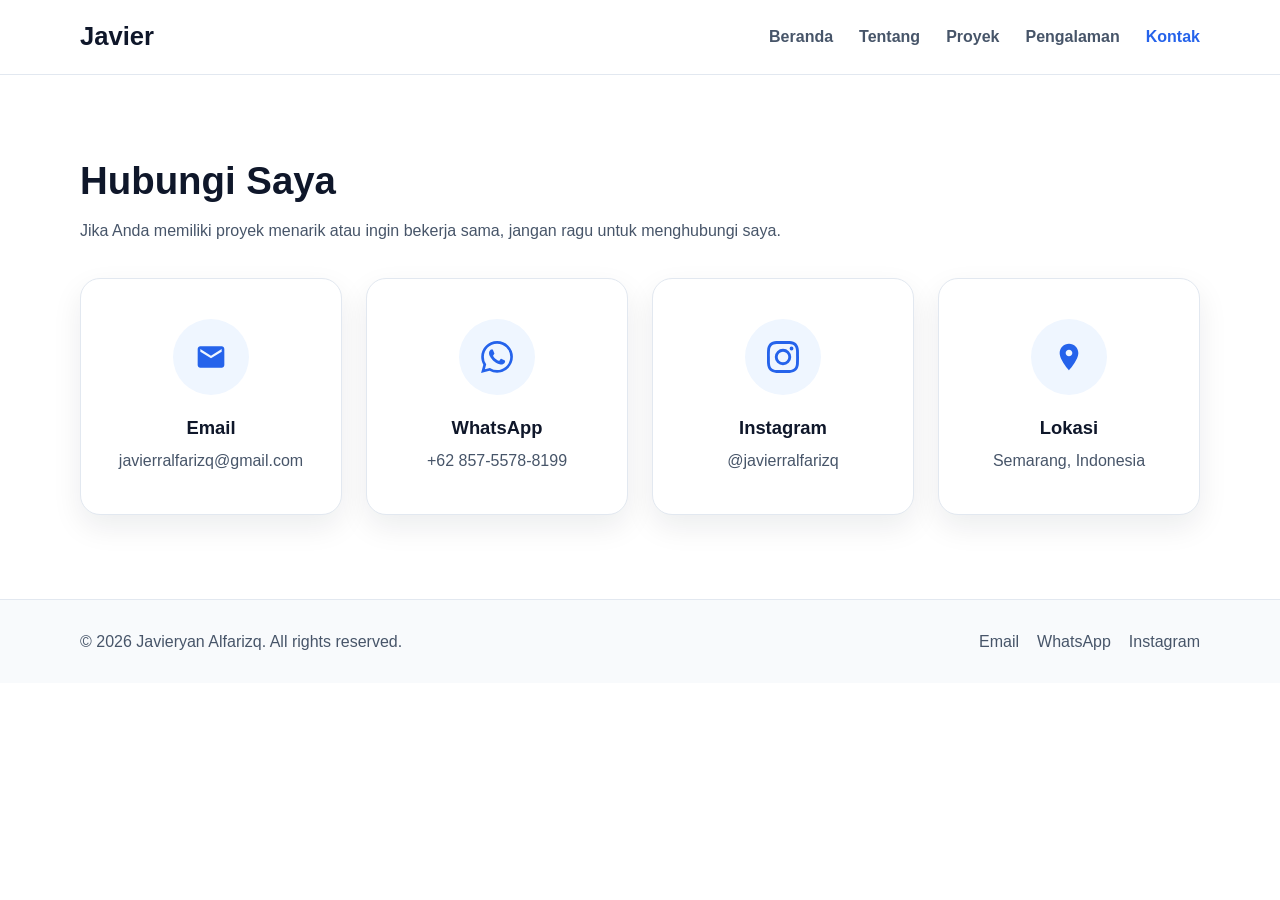
<file: contact.html>
<!DOCTYPE html>
<html lang="id">
<head>
  <meta charset="UTF-8" />
  <meta name="viewport" content="width=device-width, initial-scale=1.0" />

  <title>Kontak — Javieryan Alfarizq</title>

  <meta
    name="description"
    content="Hubungi Javieryan Alfarizq untuk proyek UI/UX dan peluang kerja sama."
  />

  <link rel="icon" href="favicon.svg" type="image/svg+xml" />
  <link rel="stylesheet" href="css/style.css" />
  <script src="js/main.js" defer></script>
</head>
<body>

  <!-- Header -->
  <header class="header">
    <div class="container nav">
      <a class="brand" href="index.html">Javier</a>

      <button
        id="menu-toggle"
        class="menu-toggle"
        aria-label="Buka menu"
        aria-expanded="false"
      >
        ☰
      </button>

      <nav aria-label="Navigasi utama">
        <ul id="nav-links" class="nav-links">
          <li><a class="nav-link" href="index.html">Beranda</a></li>
          <li><a class="nav-link" href="about.html">Tentang</a></li>
         <li><a class="nav-link"  href="projects.html">Proyek</a></li>
          <li><a class="nav-link" href="experience.html">Pengalaman</a></li>
          <li><a class="nav-link active" aria-current="page" href="contact.html">Kontak</a></li>
        </ul>
      </nav>
    </div>
  </header>

  <main>
<!-- CTA Kontak -->
    <section id="kontak" class="section reveal">
      <div class="container">
        <div class="section-head">
          
          <h2>Hubungi Saya</h2>
          <p>
            Jika Anda memiliki proyek menarik atau ingin bekerja sama, jangan
            ragu untuk menghubungi saya.
          </p>
        </div>

        
        <div class="contact-grid">

          <!-- Email -->
          <a class="contact-card" href="mailto:javierralfarizq@gmail.com">
            <div class="contact-icon">
              <svg viewBox="0 0 24 24" xmlns="http://www.w3.org/2000/svg">
                <path d="M20 4H4c-1.1 0-1.99.9-1.99 2L2 18c0 1.1.9 2 2 2h16c1.1 0 2-.9 2-2V6c0-1.1-.9-2-2-2zm0 4-8 5-8-5V6l8 5 8-5v2z"/>
              </svg>
            </div>
            <h3>Email</h3>
            <p>javierralfarizq@gmail.com</p>
          </a>

          <!-- WhatsApp -->
          <a
            class="contact-card"
            href="https://wa.me/6285755788199"
            target="_blank"
            rel="noopener"
          >
            <div class="contact-icon">
              <svg viewBox="0 0 24 24" xmlns="http://www.w3.org/2000/svg">
                <path d="M17.472 14.382c-.297-.149-1.758-.867-2.03-.967-.273-.099-.471-.148-.67.15-.197.297-.767.966-.94 1.164-.173.199-.347.223-.644.075-.297-.15-1.255-.463-2.39-1.475-.883-.788-1.48-1.761-1.653-2.059-.173-.297-.018-.458.13-.606.134-.133.297-.347.446-.52.149-.174.198-.298.298-.497.099-.198.05-.371-.025-.52-.075-.149-.669-1.612-.916-2.207-.242-.579-.487-.5-.669-.51-.173-.008-.371-.01-.57-.01-.198 0-.52.074-.792.372-.272.297-1.04 1.016-1.04 2.479 0 1.462 1.065 2.875 1.213 3.074.149.198 2.096 3.2 5.077 4.487.709.306 1.262.489 1.694.625.712.227 1.36.195 1.871.118.571-.085 1.758-.719 2.006-1.413.248-.694.248-1.289.173-1.413-.074-.124-.272-.198-.57-.347m-5.421 7.403h-.004a9.87 9.87 0 01-5.031-1.378l-.361-.214-3.741.982.998-3.648-.235-.374a9.86 9.86 0 01-1.51-5.26c.001-5.45 4.436-9.884 9.888-9.884 2.64 0 5.122 1.03 6.988 2.898a9.825 9.825 0 012.893 6.994c-.003 5.45-4.437 9.884-9.885 9.884m8.413-18.297A11.815 11.815 0 0012.05 0C5.495 0 .16 5.335.157 11.892c0 2.096.547 4.142 1.588 5.945L.057 24l6.305-1.654a11.882 11.882 0 005.683 1.448h.005c6.554 0 11.89-5.335 11.893-11.893a11.821 11.821 0 00-3.48-8.413z"/>
              </svg>
            </div>
            <h3>WhatsApp</h3>
            <p>+62 857-5578-8199</p>
          </a>

          <!-- Instagram -->
          <a
            class="contact-card"
            href="https://instagram.com/javierralfarizq"
            target="_blank"
            rel="noopener"
          >
            <div class="contact-icon">
              <svg viewBox="0 0 24 24" xmlns="http://www.w3.org/2000/svg">
                <path d="M12 2.163c3.204 0 3.584.012 4.85.07 3.252.148 4.771 1.691 4.919 4.919.058 1.265.069 1.645.069 4.849 0 3.205-.012 3.584-.069 4.849-.149 3.225-1.664 4.771-4.919 4.919-1.266.058-1.644.07-4.85.07-3.204 0-3.584-.012-4.849-.07-3.26-.149-4.771-1.699-4.919-4.92-.058-1.265-.07-1.644-.07-4.849 0-3.204.013-3.583.07-4.849.149-3.227 1.664-4.771 4.919-4.919 1.266-.057 1.645-.069 4.849-.069zm0-2.163c-3.259 0-3.667.014-4.947.072-4.358.2-6.78 2.618-6.98 6.98-.059 1.281-.073 1.689-.073 4.948 0 3.259.014 3.668.072 4.948.2 4.358 2.618 6.78 6.98 6.98 1.281.058 1.689.072 4.948.072 3.259 0 3.668-.014 4.948-.072 4.354-.2 6.782-2.618 6.979-6.98.059-1.28.073-1.689.073-4.948 0-3.259-.014-3.667-.072-4.947-.196-4.354-2.617-6.78-6.979-6.98-1.281-.059-1.69-.073-4.949-.073zm0 5.838a6.162 6.162 0 100 12.324 6.162 6.162 0 000-12.324zm0 10.162a4 4 0 110-8 4 4 0 010 8zm6.406-11.845a1.44 1.44 0 100 2.881 1.44 1.44 0 000-2.881z"/>
              </svg>
            </div>
            <h3>Instagram</h3>
            <p>@javierralfarizq</p>
          </a>

          <!-- Lokasi (tidak bisa diklik) -->
          <div class="contact-card contact-static">
            <div class="contact-icon">
              <svg viewBox="0 0 24 24" xmlns="http://www.w3.org/2000/svg">
                <path d="M12 2C8.13 2 5 5.13 5 9c0 5.25 7 13 7 13s7-7.75 7-13c0-3.87-3.13-7-7-7zm0 9.5c-1.38 0-2.5-1.12-2.5-2.5s1.12-2.5 2.5-2.5 2.5 1.12 2.5 2.5-1.12 2.5-2.5 2.5z"/>
              </svg>
            </div>
            <h3>Lokasi</h3>
            <p>Semarang, Indonesia</p>
          </div>

        </div>
      </div>
    </section>

  <!-- Footer -->
  <footer class="footer">
    <div class="container footer-inner">
      <p>© <span id="year"></span> Javieryan Alfarizq. All rights reserved.</p>

      <div class="footer-links">
        <a href="mailto:javierralfarizq@gmail.com">Email</a>
        <a href="https://wa.me/6285755788199" target="_blank" rel="noopener">
          WhatsApp
        </a>
        <a href="https://instagram.com/javierralfarizq" target="_blank" rel="noopener">
          Instagram
        </a>
      </div>
    </div>
  </footer>

</body>
</html>
</file>
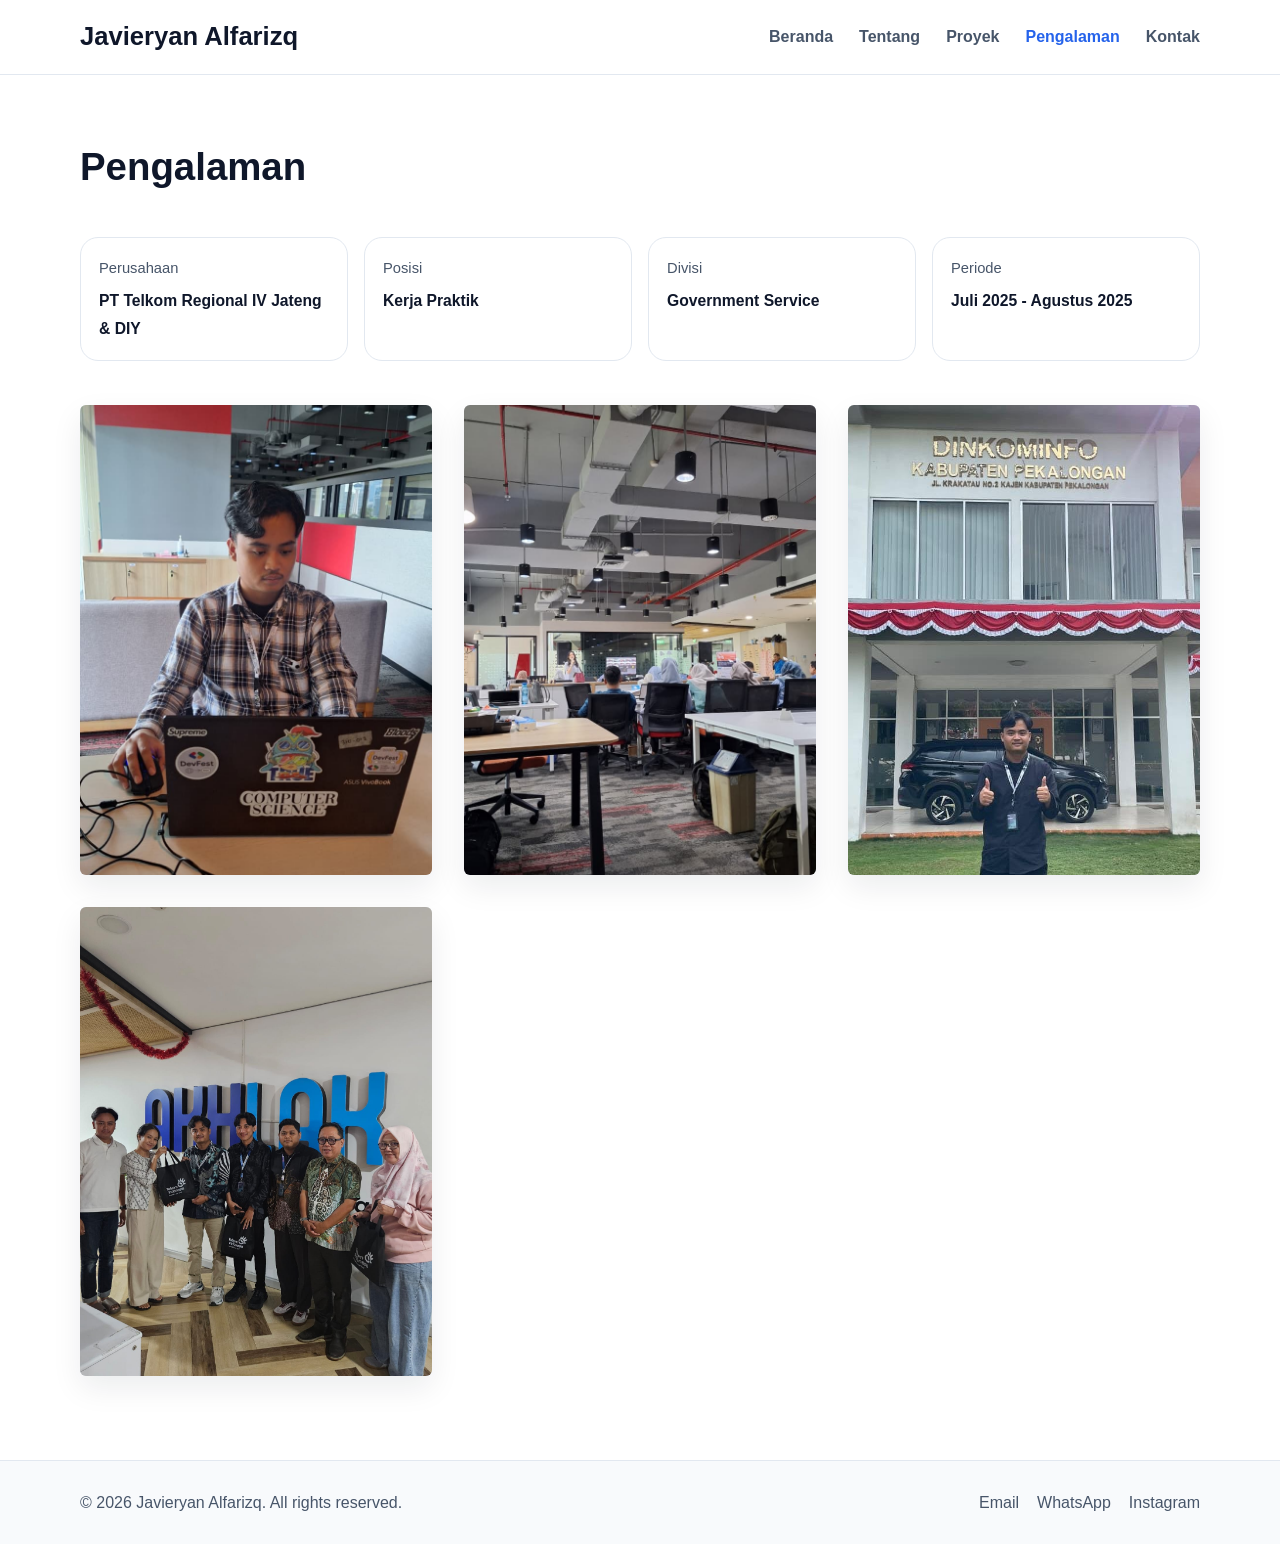
<file: experience.html>
<!DOCTYPE html>
<html lang="id">
<head>
  <meta charset="UTF-8" />
  <meta name="viewport" content="width=device-width, initial-scale=1.0" />

  <title>Pengalaman — Javieryan Alfarizq</title>

  <meta
    name="description"
    content="Pengalaman magang Javieryan Alfarizq di PT Telkom Regional IV Jateng & DIY, divisi Government Service."
  />

  <link rel="icon" href="favicon.svg" type="image/svg+xml" />
  <link rel="stylesheet" href="css/style.css" />
  <script src="js/main.js" defer></script>
</head>
<body>

  <!-- Header -->
  <header class="header">
    <div class="container nav">
      <a class="brand" href="index.html">Javieryan Alfarizq</a>

      <button
        id="menu-toggle"
        class="menu-toggle"
        aria-label="Buka menu"
        aria-expanded="false"
      >
        ☰
      </button>

      <nav aria-label="Navigasi utama">
        <ul id="nav-links" class="nav-links">
          <li><a class="nav-link" href="index.html">Beranda</a></li>
          <li><a class="nav-link" href="about.html">Tentang</a></li>
         <li><a class="nav-link"  href="projects.html">Proyek</a></li>
          <li><a class="nav-link active" aria-current="page" href="experience.html">Pengalaman</a></li>
          <li><a class="nav-link" href="contact.html">Kontak</a></li>
        </ul>
      </nav>
    </div>
  </header>

  <main>

    <!-- Page Hero -->
    <section class="detail-hero reveal">
      <div class="container">
        <h2>Pengalaman</h2>
      </div>
    </section>

    <!-- Galeri pengalaman -->
    <section class="section reveal">
      <div class="container xp-wrap">

        <div class="detail-meta">
          <div class="meta-box">
            <span>Perusahaan</span>
            <strong>PT Telkom Regional IV Jateng & DIY</strong>
          </div>
          <div class="meta-box">
            <span>Posisi</span>
            <strong>Kerja Praktik</strong>
          </div>
          <div class="meta-box">
            <span>Divisi</span>
            <strong>Government Service</strong>
          </div>
          <div class="meta-box">
            <span>Periode</span>
            <strong>Juli 2025 - Agustus 2025</strong>
          </div>
        </div>

        <div class="xp-grid">

         

          <figure class="xp-item">
            <img src="assets/images/profile/Magang1.jpeg" alt="Javieryan mereview dokumen kerja" />
            <div class="xp-overlay">
              <h3>Pengumpulan dan Pengelolaan Data - Juli 2025</h3>
              <p>Melakukan pengumpulan dan pengelolaan data instansi pemerintah daerah</p>
            </div>
          </figure>

          <figure class="xp-item">
            <img src="assets/images/profile/magang5.jpeg" alt="Koordinasi dengan tim divisi" />
            <div class="xp-overlay">
              <h3>Koordinasi Dengan Tim - Juli 2025</h3>
              <p>Berkoordinasi mendukung kegiatan operasional divisi</p>
            </div>
          </figure>

          <figure class="xp-item">
            <img src="assets/images/profile/magang3.jpeg" alt="Kunjungan kerja ke Dinkominfo Pekalongan" />
            <div class="xp-overlay">
              <h3>Kunjungan Kerja - Agustus 2025</h3>
              <p>Mendampingi mentor kunjungan kerja ke Dinkominfo Kabupaten Pekalongan</p>
            </div>
          </figure>

         

          <figure class="xp-item">
            <img src="assets/images/profile/magang4.jpeg" alt="Foto bersama karyawan divisi Government Service" />
            <div class="xp-overlay">
              <h3>Akhir Kerja Praktik - Agustus 2025</h3>
              <p>Proses berakhirnya kerja praktik serta pemberian sertifikat</p>
            </div>
          </figure>

        </div>

      </div>
    </section>

  </main>

  <!-- Footer -->
  <footer class="footer">
    <div class="container footer-inner">
      <p>© <span id="year"></span> Javieryan Alfarizq. All rights reserved.</p>
      <div class="footer-links">
        <a href="mailto:javierralfarizq@gmail.com">Email</a>
        <a href="https://wa.me/6285755788199" target="_blank" rel="noopener">WhatsApp</a>
        <a href="https://instagram.com/javierralfarizq" target="_blank" rel="noopener">Instagram</a>
      </div>
    </div>
  </footer>

</body>
</html>
</file>
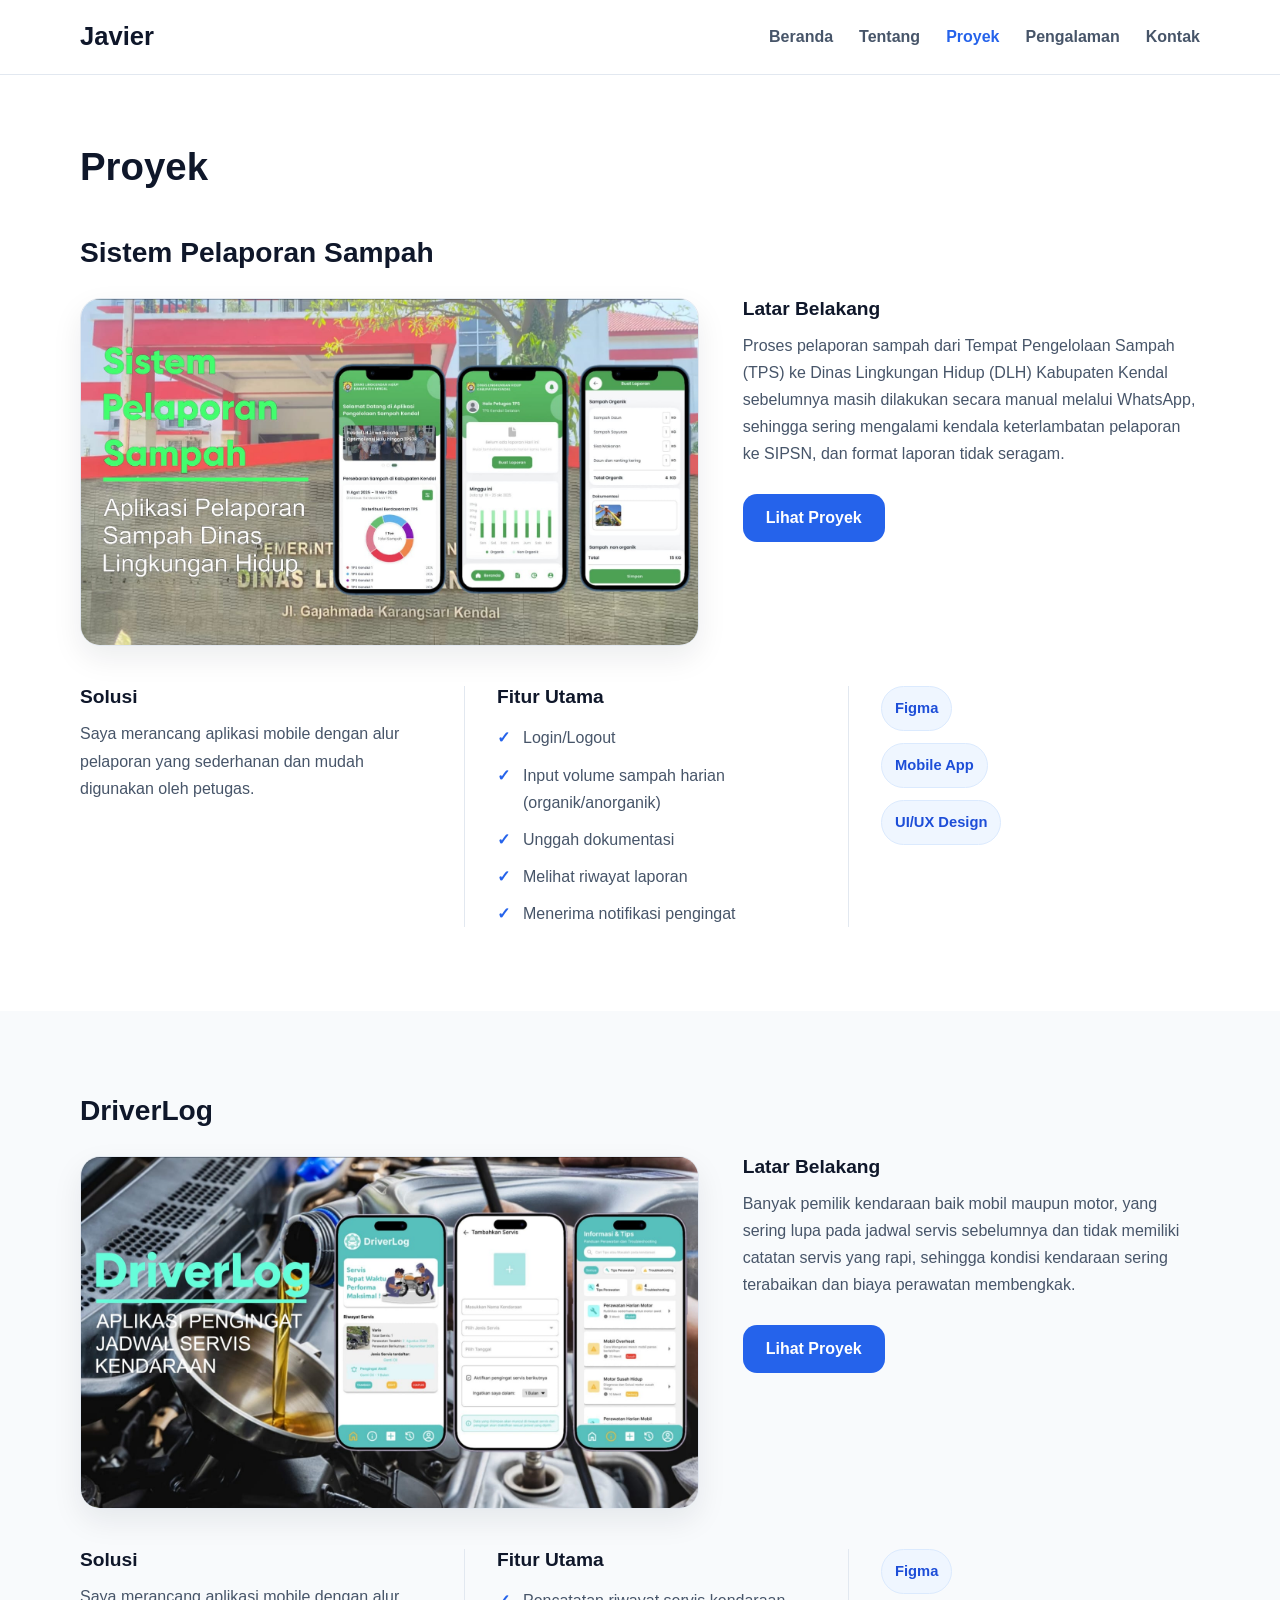
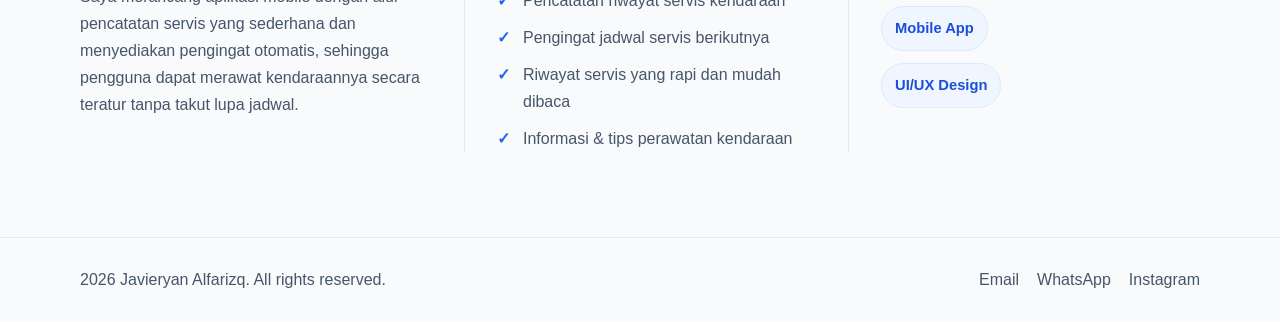
<file: projects.html>
<!DOCTYPE html>
<html lang="id">
<head>
  <meta charset="UTF-8" />
  <meta name="viewport" content="width=device-width, initial-scale=1.0" />

  <title>Proyek — Javieryan Alfarizq</title>

  <meta
    name="description"
    content="Daftar proyek UI/UX Javieryan Alfarizq: Sistem Pelaporan Sampah dan DriverLog."
  />

  <link rel="icon" href="favicon.svg" type="image/svg+xml" />
  <link rel="stylesheet" href="css/style.css" />
  <script src="js/main.js" defer></script>
</head>
<body>

  <!-- Header -->
  <header class="header">
    <div class="container nav">
      <a class="brand" href="index.html">Javier</a>

      <button
        id="menu-toggle"
        class="menu-toggle"
        aria-label="Buka menu"
        aria-expanded="false"
      >
        ☰
      </button>

      <nav aria-label="Navigasi utama">
        <ul id="nav-links" class="nav-links">
          <li><a class="nav-link" href="index.html">Beranda</a></li>
          <li><a class="nav-link" href="about.html">Tentang</a></li>
          <li><a class="nav-link active" aria-current="page" href="projects.html">Proyek</a></li>
          <li><a class="nav-link" href="experience.html">Pengalaman</a></li>
          <li><a class="nav-link" href="contact.html">Kontak</a></li>
        </ul>
      </nav>
    </div>
  </header>

  <main>

    <!-- Page Hero -->
    <section class="detail-hero reveal">
      <div class="container">
        
        <h2>Proyek</h2>
      
      </div>
    </section>

        <!-- PROYEK 1: SISTEM PELAPORAN SAMPAH -->
    <section id="sampah" class="section proj-detail reveal">
      <div class="container">

        <h2>Sistem Pelaporan Sampah</h2>

                     <div class="proj-body">

          <!-- kiri: gambar -->
          <div class="proj-media">
            <img
              src="assets/images/profile/DLH.jpeg"
              alt="Desain aplikasi Sistem Pelaporan Sampah"
            />
          </div>

          <!-- kanan: latar belakang + tombol -->
          <div class="proj-right">
            <h3>Latar Belakang</h3>
            <p class="proj-desc">
              Proses pelaporan sampah dari Tempat Pengelolaan Sampah (TPS) ke
              Dinas Lingkungan Hidup (DLH) Kabupaten Kendal sebelumnya masih
              dilakukan secara manual melalui WhatsApp, sehingga sering mengalami
              kendala keterlambatan pelaporan ke SIPSN, dan format laporan tidak
              seragam.
            </p>
            <div class="btn-row">
              <a
                class="btn btn-primary"
                href="https://www.figma.com/design/Iq67NjiU9FTZei2RstonZl/UI-UX_TPS_Kendal?node-id=2172-1166&t=01um31xSlwjTn0w2-1"
                target="_blank"
                rel="noopener"
              >
                Lihat Proyek
              </a>
            </div>
          </div>

          <!-- bawah: solusi | fitur | tools -->
          <div class="proj-bottom">

            <div class="proj-col">
              <h3>Solusi</h3>
              <p>
                Saya merancang aplikasi mobile dengan alur pelaporan yang
                sederhanan dan mudah digunakan oleh petugas.
              </p>
            </div>

            <div class="proj-col">
              <h3>Fitur Utama</h3>
              <ul class="list-check">
                <li>Login/Logout</li>
                <li>Input volume sampah harian (organik/anorganik)</li>
                <li>Unggah dokumentasi</li>
                <li>Melihat riwayat laporan</li>
                <li>Menerima notifikasi pengingat</li>
              </ul>
            </div>

            <div class="proj-col">
              <div class="badges badges-col">
                <span class="badge">Figma</span>
                <span class="badge">Mobile App</span>
                <span class="badge">UI/UX Design</span>
              </div>
            </div>

          </div>

        </div>
    </section>

        <!-- PROYEK 2: DRIVERLOG -->
    <section id="driverlog" class="section alt proj-detail reveal">
      <div class="container">

        <h2>DriverLog</h2>

                        <div class="proj-body">

          <!-- kiri: gambar -->
          <div class="proj-media">
            <img
              src="assets/images/profile/driverlog.jpeg"
              alt="Desain aplikasi DriverLog"
            />
          </div>

          <!-- kanan: latar belakang + tombol -->
          <div class="proj-right">
            <h3>Latar Belakang</h3>
            <p class="proj-desc">
              Banyak pemilik kendaraan baik mobil maupun motor, yang sering lupa pada jadwal servis sebelumnya
              dan tidak memiliki catatan servis yang rapi, sehingga kondisi kendaraan sering
              terabaikan dan biaya perawatan membengkak.
            </p>
            <div class="btn-row">
              <a 
              class="btn btn-primary" 
              href="https://www.figma.com/design/B9IjA9V1pa1jjVlIxVSVms/DriverLog?node-id=0-1&t=U25xsW6vCRwNupAX-1" target="_blank"
                rel="noopener"
                >
                Lihat Proyek
              </a>
            </div>
          </div>

              <!-- bawah: solusi | fitur | tools -->
          <div class="proj-bottom">

            <div class="proj-col">
              <h3>Solusi</h3>
              <p>
                Saya merancang aplikasi mobile dengan alur pencatatan servis yang sederhana dan menyediakan
                pengingat otomatis, sehingga pengguna dapat merawat kendaraannya
                secara teratur tanpa takut lupa jadwal.
              </p>
            </div>

            <div class="proj-col">
              <h3>Fitur Utama</h3>
              <ul class="list-check">
                <li>Pencatatan riwayat servis kendaraan</li>
                <li>Pengingat jadwal servis berikutnya</li>
                <li>Riwayat servis yang rapi dan mudah dibaca</li>
                <li>Informasi & tips perawatan kendaraan</li>
              </ul>
            </div>

            <div class="proj-col">
              <div class="badges badges-col">
                <span class="badge">Figma</span>
                <span class="badge">Mobile App</span>
                <span class="badge">UI/UX Design</span>
              </div>
            </div>

          </div>

        </div>
    </section>

  </main>

  <!-- Footer -->
  <footer class="footer">
    <div class="container footer-inner">
      <p> <span id="year"></span> Javieryan Alfarizq. All rights reserved.</p>
      <div class="footer-links">
        <a href="mailto:javierralfarizq@gmail.com">Email</a>
        <a href="https://wa.me/6285755788199" target="_blank" rel="noopener">WhatsApp</a>
        <a href="https://instagram.com/javierralfarizq" target="_blank" rel="noopener">Instagram</a>
      </div>
    </div>
  </footer>

</body>
</html>
</file>
<file: css/style.css>
/* =========================================
   PORTFOLIO JAVIERYAN ALFARIZQ
   Static Multipage Portfolio
========================================= */

:root {
  --bg: #ffffff;
  --surface: #f8fafc;
  --text: #0f172a;
  --muted: #475569;
  --border: #e2e8f0;
  --primary: #2563eb;
  --primary-dark: #1d4ed8;
  --primary-light: #eff6ff;
  --white: #ffffff;
  --shadow: 0 12px 30px rgba(15, 23, 42, 0.08);
  --radius: 20px;
}

* {
  margin: 0;
  padding: 0;
  box-sizing: border-box;
}

html {
  scroll-behavior: smooth;
}

body {
  font-family: "Segoe UI", Arial, Helvetica, sans-serif;
  background: var(--bg);
  color: var(--text);
  line-height: 1.7;
}

img {
  max-width: 100%;
  display: block;
}

a {
  text-decoration: none;
  color: inherit;
}

ul {
  list-style: none;
}

.container {
  width: min(1120px, 92%);
  margin-inline: auto;
}

.section {
  padding: 84px 0;
  scroll-margin-top: 95px;
}

.section.alt {
  background: var(--surface);
}

.section-head {
  max-width: 760px;
  margin-bottom: 34px;
}

.eyebrow {
  color: #6f6f6f;
  font-weight: 400;
  text-transform: uppercase;
  letter-spacing: 0.12em;
  font-size: 1.01rem;
  margin-bottom: 10px;
}

h1,
h2,
h3 {
  line-height: 1.15;
}

h1 {
  font-size: clamp(2.3rem, 5vw, 4.2rem);
  margin-bottom: 18px;
}

h2 {
  font-size: clamp(1.8rem, 3vw, 2.6rem);
  margin-bottom: 14px;
}

h3 {
  font-size: 1.15rem;
  margin-bottom: 10px;
}

p {
  color: var(--muted);
}

.muted {
  color: var(--muted);
}

/* ===== SERTIFIKAT (BERANDA) ===== */
.cert-title {
  margin-bottom: 40px;
}

.cert-grid {
  display: grid;
  grid-template-columns: repeat(3, minmax(0, 1fr));
  gap: 24px;
}

.cert-card {
  background: var(--white);
  border: 1px solid var(--border);
  box-shadow: var(--shadow);
}

.cert-media {
  overflow: hidden;
  cursor: pointer;
  aspect-ratio: 4 / 3;
  background: #e2e8f0;
}

.cert-media img {
  width: 100%;
  height: 100%;
  object-fit: cover;
  transition: transform 0.45s ease;
}

.edu-campus {
  font-size: 1.6rem;
}

/* rapatkan konten ke judul halaman */
.detail-hero + .proj-detail,
.detail-hero + .section {
  padding-top: 24px;
}

/* hilangkan margin ekstra kotak info di halaman pengalaman */
.xp-wrap .detail-meta {
  margin-top: 0;
}

/* hover: zoom seperti pengalaman & proyek */
.cert-media:hover img {
  transform: scale(1.06);
}

.cert-caption {
  padding: 20px 24px 24px;
}

.cert-date {
  color: var(--primary);
  font-weight: 800;
  text-transform: uppercase;
  letter-spacing: 0.08em;
  font-size: 0.85rem;
  margin-bottom: 8px;
}

.cert-caption h3 {
  font-size: 1.15rem;
  margin-bottom: 8px;
}

.cert-meta {
  color: var(--muted);
}

/* ===== MODAL / LIGHTBOX ===== */
.cert-modal {
  position: fixed;
  inset: 0;
  background: rgba(15, 23, 42, 0.78);
  display: none;
  align-items: center;
  justify-content: center;
  padding: 24px;
  z-index: 2000;
}

.cert-modal.open {
  display: flex;
}

.cert-modal-box {
  position: relative;
  background: #ffffff;
  padding: 24px;
  max-width: 960px;
  width: 100%;
  max-height: 90vh;
  overflow: auto;
}

.cert-modal-box img {
  width: 100%;
  height: auto;
  display: block;
}

.cert-modal-box p {
  margin-top: 14px;
  font-weight: 700;
  color: var(--text);
}

.cert-modal-close {
  position: absolute;
  top: 12px;
  right: 12px;
  width: 44px;
  height: 44px;
  background: #111827;
  color: #ffffff;
  border: none;
  cursor: pointer;
  font-size: 1.1rem;
  z-index: 1;
}

/* Header */
.header {
  position: sticky;
  top: 0;
  z-index: 1000;
  background: rgba(255, 255, 255, 0.92);
  backdrop-filter: blur(12px);
  border-bottom: 1px solid var(--border);
}

.nav {
  display: flex;
  align-items: center;
  justify-content: space-between;
  min-height: 74px;
  position: relative;
}

.brand {
  font-weight: 700;
  font-size: clamp(1rem, 2vw, 4rem);
}

.nav-links {
  display: flex;
  align-items: center;
  gap: 26px;
}

.nav-link {
  color: var(--muted);
  font-weight: 600;
}

.nav-link:hover,
.nav-link.active {
  color: var(--text);
}

.nav-link.active {
  color: var(--primary);
}

.menu-toggle {
  display: none;
  background: var(--white);
  border: 1px solid var(--border);
  border-radius: 10px;
  width: 44px;
  height: 44px;
  font-size: 1.2rem;
  cursor: pointer;
}

.edu-text p {
  margin-bottom: 6px;
}

.edu-photo {
  display: flex;
  justify-content: flex-end;
}

.edu-photo img {
  width: 100%;
  max-width: 280px;
  height: auto;
  object-fit: contain;
}

/* ===== HERO ===== */
.hero {
  background: linear-gradient(180deg, #ffffff 0%, #ffffff 100%);
  border-bottom: 1px solid var(--border);
}

.hero-grid {
  display: grid;
  grid-template-columns: minmax(0, 1fr) clamp(300px, 36%, 540px);
  align-items: stretch;
  min-height: 640px;
}

.hero-left {
  display: flex;
  align-items: center;
  padding: 72px 32px 72px max(4%, calc((100% - 1120px) / 2));
}

.hero-inner {
  max-width: 720px;
}

.hero-role {
  font-size: clamp(1.15rem, 2vw, 1.5rem);
  font-weight: 700;
  color: var(--text);
  margin-bottom: 18px;
}

/* ===== TENTANG (BERANDA) ===== */
.about-title {
  margin-bottom: 56px;
}

.about-grid {
  display: grid;
  grid-template-columns: minmax(0, 1fr) minmax(0, 1.5fr);
  gap: 64px;
  align-items: center;
}

.about-photo {
  display: flex;
  justify-content: center;
}

.about-photo img {
  width: 100%;
  max-width: 240px;
  aspect-ratio: 3 / 4;
  object-fit: cover;
  border-radius: 0px;
  box-shadow: var(--shadow);
  background: #e2e8f0;
}

.about-name {
  font-size: clamp(1.5rem, 2.4vw, 2rem);
  margin-bottom: 18px;
}

.about-desc {
  text-align: justify;
}

/* Kotak background + foto di pojok kanan */
.hero-photo {
  position: relative;
  overflow: hidden;
  margin: 1px 1px 1px 0;
  border: 1px solid var(--border);
  background: linear-gradient(180deg, #fafafa 0%, #fafafa 100%);
  box-shadow: var(--shadow);
  min-height: 550px;
}

.hero-photo img {
  position: absolute;
  inset: 0;
  width: 100%;
  height: 100%;
  object-fit: contain;
  object-position: center bottom;
  transform: scale(1.15);
  transform-origin: center bottom;
  opacity: 0.70;
}

.hero .lead {
  font-size: 1.12rem;
  max-width: 760px;
  margin-bottom: 26px;
}

.btn-row {
  display: flex;
  flex-wrap: wrap;
  gap: 14px;
  margin-top: 26px;
}

.btn {
  display: inline-flex;
  align-items: center;
  justify-content: center;
  min-height: 48px;
  padding: 0 22px;
  border-radius: 14px;
  font-weight: 700;
  transition: 0.2s ease;
  border: 1px solid transparent;
}

.btn-primary {
  background: var(--primary);
  color: var(--white);
}

.btn-primary:hover {
  background: var(--primary-dark);
}

.btn-secondary {
  border-color: var(--border);
  background: var(--white);
  color: var(--text);
}

.btn-secondary:hover {
  border-color: #cbd5e1;
}

.badges {
  display: flex;
  flex-wrap: wrap;
  gap: 10px;
  margin-top: 24px;
}

.badge {
  padding: 9px 13px;
  border-radius: 999px;
  background: var(--primary-light);
  color: var(--primary-dark);
  border: 1px solid #dbeafe;
  font-size: 0.92rem;
  font-weight: 600;
}

/* ===== PENGALAMAN (BERANDA) ===== */
.exp-title {
  margin-bottom: 40px;
}

.exp-grid {
  display: grid;
  grid-template-columns: repeat(3, minmax(0, 1fr));
  gap: 24px;
}

.exp-media {
  position: relative;
  overflow: hidden;
  border-radius: 8px;
  aspect-ratio: 1 / 1;
  background: #e2e8f0;
}

.exp-media img {
  width: 100%;
  height: 100%;
  object-fit: cover;
  transition: transform 0.45s ease;
}

.exp-media:hover img {
  transform: scale(1.06);
}

.exp-overlay {
  position: absolute;
  inset: 0;
  display: flex;
  flex-direction: column;
  justify-content: flex-end;
  padding: 22px;
  background: linear-gradient(
    180deg,
    rgba(15, 23, 42, 0) 35%,
    rgba(15, 23, 42, 0.78) 100%
  );
  opacity: 0;
  transition: opacity 0.3s ease;
}

.exp-media:hover .exp-overlay {
  opacity: 1;
}

.exp-overlay h3 {
  color: #ffffff;
  font-size: 1.25rem;
  margin-bottom: 6px;
}

.exp-overlay p {
  color: #e2e8f0;
  font-size: 0.95rem;
}

.exp-caption {
  margin-top: 28px;
}

.exp-caption h3 {
  font-size: 1.1rem;
  margin-bottom: 6px;
}

.exp-caption p {
  margin-bottom: 10px;
}

/* ===== DETAIL PROYEK (HALAMAN PROYEK) ===== */
.proj-detail {
  scroll-margin-top: 90px;
}

.proj-detail h2 {
  font-size: clamp(1.4rem, 2.2vw, 1.9rem);
  margin-bottom: 28px;
}

.proj-body {
  display: grid;
  grid-template-columns: minmax(0, 1.15fr) minmax(0, 0.85fr);
  gap: 40px 44px;
  align-items: start;
}

.proj-body > .proj-media {
  grid-column: 1;
  grid-row: 1;
}

.proj-body > .proj-right {
  grid-column: 2;
  grid-row: 1;
}

.proj-body > .proj-bottom {
  grid-column: 1 / -1;
  grid-row: 2;
}

.proj-right h3,
.proj-col h3 {
  font-size: 1.2rem;
  margin-bottom: 12px;
}

.proj-desc {
  margin-bottom: 22px;
}

.proj-media {
  border-radius: var(--radius);
  overflow: hidden;
  border: 1px solid var(--border);
  box-shadow: var(--shadow);
}

.proj-media img {
  width: 100%;
  display: block;
}

/* baris bawah: solusi | fitur | tools */
.proj-bottom {
  display: grid;
  grid-template-columns: repeat(3, minmax(0, 1fr));
  gap: 32px;
}

/* garis pemisah "|" */
.proj-col + .proj-col {
  border-left: 1px solid var(--border);
  padding-left: 32px;
}

/* badge disusun ke bawah */
.badges-col {
  flex-direction: column;
  align-items: flex-start;
  gap: 12px;
  margin: 0;
}

/* Grid */
.grid-2 {
  display: grid;
  grid-template-columns: repeat(2, minmax(0, 1fr));
  gap: 24px;
}

.grid-3 {
  display: grid;
  grid-template-columns: repeat(3, minmax(0, 1fr));
  gap: 24px;
}

/* Card */
.card {
  background: var(--white);
  border: 1px solid var(--border);
  border-radius: var(--radius);
  box-shadow: var(--shadow);
  overflow: hidden;
}

.card-body {
  padding: 40px;
}

.card-body p {
  margin-bottom: 16px;
}

.project-thumb {
  aspect-ratio: 16 / 9;
  object-fit: cover;
  width: 100%;
  background: #e2e8f0;
  transition: transform 0.45s ease;
}

/* ===== GALERI PENGALAMAN (3 SEJAJAR x 2 BARIS) ===== */
.xp-wrap {
  display: grid;
  gap: 44px;
}

.xp-grid {
  display: grid;
  grid-template-columns: repeat(3, minmax(0, 1fr));
  gap: 32px;
}

.xp-item {
  position: relative;
  overflow: hidden;
  border-radius: 6px;
  box-shadow: var(--shadow);
  aspect-ratio: 3 / 4;
  background: #e2e8f0;
}

.xp-item img {
  width: 100%;
  height: 100%;
  object-fit: cover;
  transition: transform 0.45s ease;
}

.xp-item:hover img {
  transform: scale(1.06);
}

.xp-overlay {
  position: absolute;
  inset: 0;
  display: flex;
  flex-direction: column;
  justify-content: flex-end;
  padding: 20px;
  background: linear-gradient(
    180deg,
    rgba(15, 23, 42, 0) 35%,
    rgba(15, 23, 42, 0.78) 100%
  );
  opacity: 0;
  transition: opacity 0.3s ease;
}

.xp-item:hover .xp-overlay {
  opacity: 1;
}

.xp-overlay h3 {
  color: #ffffff;
  font-size: 1.15rem;
  margin-bottom: 6px;
}

.xp-overlay p {
  color: #e2e8f0;
  font-size: 0.95rem;
}

/* ===== HALAMAN PENGALAMAN (ZIG-ZAG) ===== */
.xp-row {
  display: grid;
  grid-template-columns: minmax(0, 1fr) minmax(0, 1fr);
  gap: 56px;
  align-items: center;
  margin-bottom: 72px;
}

.xp-row:last-of-type {
  margin-bottom: 0;
}

.xp-text h3 {
  font-size: clamp(1.3rem, 2vw, 1.7rem);
  margin-bottom: 12px;
}

.xp-media img {
  width: 100%;
  aspect-ratio: 3 / 2;
  object-fit: cover;
  border-radius: 8px;
  border: 1px solid var(--border);
  box-shadow: var(--shadow);
}

.xp-row.flip .xp-media {
  order: -1;
}

.project-thumb:hover {
  transform: scale(1.06);
}

.link-arrow {
  color: var(--primary);
  font-weight: 700;
}

.skill-card {
  padding: 50px;
}

/* ===== KEAHLIAN: 4 KOTAK SEJAJAR, PERSEGI, TEKS DI TENGAH ===== */
#keahlian .grid-3 {
  grid-template-columns: repeat(4, minmax(0, 1fr));
  gap: 24px;
}

#keahlian .card {
  aspect-ratio: 1 / 1;
  display: flex;
  flex-direction: column;
  align-items: center;
  justify-content: center;
  text-align: center;
  padding: 20px;
}

#keahlian .card h3 {
  margin-bottom: 0;
}

/* Timeline */
.timeline {
  display: grid;
  gap: 18px;
}

.timeline-item {
  padding: 75px 30px;
  border: 1px solid var(--border);
  border-radius: 20px;
  background: var(--white);
  box-shadow: var(--shadow);
}

.timeline-meta {
  display: flex;
  flex-wrap: wrap;
  gap: 10px;
  color: var(--muted);
  margin: 10px 0 14px;
}

.list-check {
  display: grid;
  gap: 10px;
  margin-top: 16px;
}

.list-check li {
  position: relative;
  padding-left: 26px;
  color: var(--muted);
}

.list-check li::before {
  content: "✓";
  position: absolute;
  left: 0;
  color: var(--primary);
  font-weight: 800;
}

/* ===== KONTAK (BERANDA) ===== */
.contact-static {
  cursor: default;
}

.contact-static:hover {
  transform: none;
}

.contact-static:hover .contact-icon {
  transform: none;
}

.contact-grid {
  display: grid;
  grid-template-columns: repeat(4, minmax(0, 1fr));
  gap: 24px;
}

.contact-card {
  display: flex;
  flex-direction: column;
  align-items: center;
  text-align: center;
  padding: 40px 24px;
  background: var(--white);
  border: 1px solid var(--border);
  border-radius: var(--radius);
  box-shadow: var(--shadow);
  transition: transform 0.3s ease;
}

.contact-card:hover {
  transform: translateY(-5px);
}

.contact-icon {
  width: 76px;
  height: 76px;
  border-radius: 50%;
  background: var(--primary-light);
  display: flex;
  align-items: center;
  justify-content: center;
  margin-bottom: 22px;
  transition: transform 0.3s ease;
}

.contact-icon svg {
  width: 32px;
  height: 32px;
  fill: var(--primary);
}

.contact-card:hover .contact-icon {
  transform: scale(1.12);
}

.contact-card h3 {
  color: var(--text);
  margin-bottom: 8px;
}

.contact-card p {
  color: var(--muted);
  word-break: break-all;
}

/* Footer */
.footer {
  padding: 28px 0;
  border-top: 1px solid var(--border);
  background: var(--surface);
}

.footer-inner {
  display: flex;
  align-items: center;
  justify-content: space-between;
  gap: 16px;
  flex-wrap: wrap;
}

.footer-links {
  display: flex;
  gap: 18px;
  flex-wrap: wrap;
}

.footer-links a {
  color: var(--muted);
}

.footer-links a:hover {
  color: var(--primary);
}

/* Detail Project */
.breadcrumb {
  color: var(--muted);
  margin-bottom: 18px;
}

.breadcrumb a {
  color: var(--primary);
}

.detail-hero {
  padding: 70px 0 10px;
}

.detail-meta {
  display: grid;
  grid-template-columns: repeat(4, minmax(0, 1fr));
  gap: 16px;
  margin-top: 28px;
}

.meta-box {
  padding: 18px;
  border: 1px solid var(--border);
  border-radius: 18px;
  background: var(--white);
}

.meta-box span {
  display: block;
  color: var(--muted);
  font-size: 0.92rem;
  margin-bottom: 6px;
}

.meta-box strong {
  font-size: 0.98rem;
}

.detail-content {
  display: grid;
  gap: 18px;
  margin-top: 20px;
}

.media-stack {
  display: grid;
  gap: 18px;
  margin-top: 24px;
}

.media-stack img {
  border-radius: 20px;
  border: 1px solid var(--border);
}

.project-nav {
  display: flex;
  justify-content: space-between;
  gap: 16px;
  margin-top: 36px;
  flex-wrap: wrap;
}

/* Reveal Animation */
.js .reveal {
  opacity: 0;
  transform: translateY(18px);
  transition: opacity 0.5s ease, transform 0.5s ease;
}

.js .reveal.visible {
  opacity: 1;
  transform: translateY(0);
}

/* ===== RESPONSIVE ===== */

@media (max-width: 1100px) {
  .contact-grid {
    grid-template-columns: repeat(2, minmax(0, 1fr));
  }
}

@media (max-width: 900px) {
  .xp-wrap {
    gap: 32px;
  }

  /* di HP: foto naik ke atas, info turun ke bawah */
  .xp-wrap .xp-grid {
    order: -1;
  }

  .xp-grid {
    grid-template-columns: repeat(2, minmax(0, 1fr));
    gap: 32px 20px;
  }

  .xp-row {
    grid-template-columns: 1fr;
    gap: 24px;
    margin-bottom: 56px;
  }

  .xp-row .xp-media {
    order: -1;
  }

   .proj-body {
    grid-template-columns: 1fr;
    gap: 28px;
  }

  .proj-body > .proj-media,
  .proj-body > .proj-right,
  .proj-body > .proj-bottom {
    grid-column: auto;
    grid-row: auto;
  }

  .proj-bottom {
    grid-template-columns: 1fr;
    gap: 28px;
  }

  /* di HP garis "|" jadi garis atas */
  .proj-col + .proj-col {
    border-left: none;
    padding-left: 0;
    border-top: 1px solid var(--border);
    padding-top: 28px;
  }

  .cert-grid {
    grid-template-columns: 1fr;
  }

  .exp-grid {
    grid-template-columns: 1fr;
  }

  .exp-media {
    aspect-ratio: 4 / 3;
  }

  .exp-overlay {
    opacity: 1;
  }

  .header .nav {
    width: 100%;
    padding: 0 18px;
    justify-content: flex-start;
  }

  .menu-toggle {
    margin-left: auto;
  }

  #keahlian .grid-3 {
    grid-template-columns: repeat(2, minmax(0, 1fr));
  }

  .about-grid {
    grid-template-columns: 1fr;
    gap: 40px;
  }

  .about-title {
    margin-bottom: 36px;
  }

  .grid-3,
  .grid-2,
  .contact-grid,
  .detail-meta {
    grid-template-columns: 1fr;
  }

  .hero-grid {
    grid-template-columns: 1fr;
    min-height: 0;
    position: relative;
  }

  .hero-photo {
    position: absolute;
    inset: 0;
    margin: 0;
    min-height: 0;
    border-radius: 0;
    border: none;
    background: none;
    box-shadow: none;
  }

  .hero-photo img {
    object-fit: cover;
    object-position: 400% top;
    opacity: 0.08;
    transform: none;
  }

  .hero-left {
    position: relative;
    z-index: 1;
    padding: 96px 4% 110px;
  }

  .btn-row {
    flex-direction: column;
    align-items: stretch;
  }

  .btn {
    width: 100%;
  }

  .section {
    padding: 68px 0;
  }

  .menu-toggle {
    display: inline-flex;
    align-items: center;
    justify-content: center;
  }

  .nav-links {
    display: none;
    position: absolute;
    top: 74px;
    left: 0;
    width: 100%;
    background: var(--white);
    border-bottom: 1px solid var(--border);
    padding: 18px 4%;
    box-shadow: var(--shadow);
  }

  .nav-links.show {
    display: grid;
    gap: 14px;
  }

  .footer-inner {
    align-items: flex-start;
    flex-direction: column;
  }
}

@media (max-width: 560px) {
  .xp-grid {
    grid-template-columns: 1fr;
  }
}
</file>
